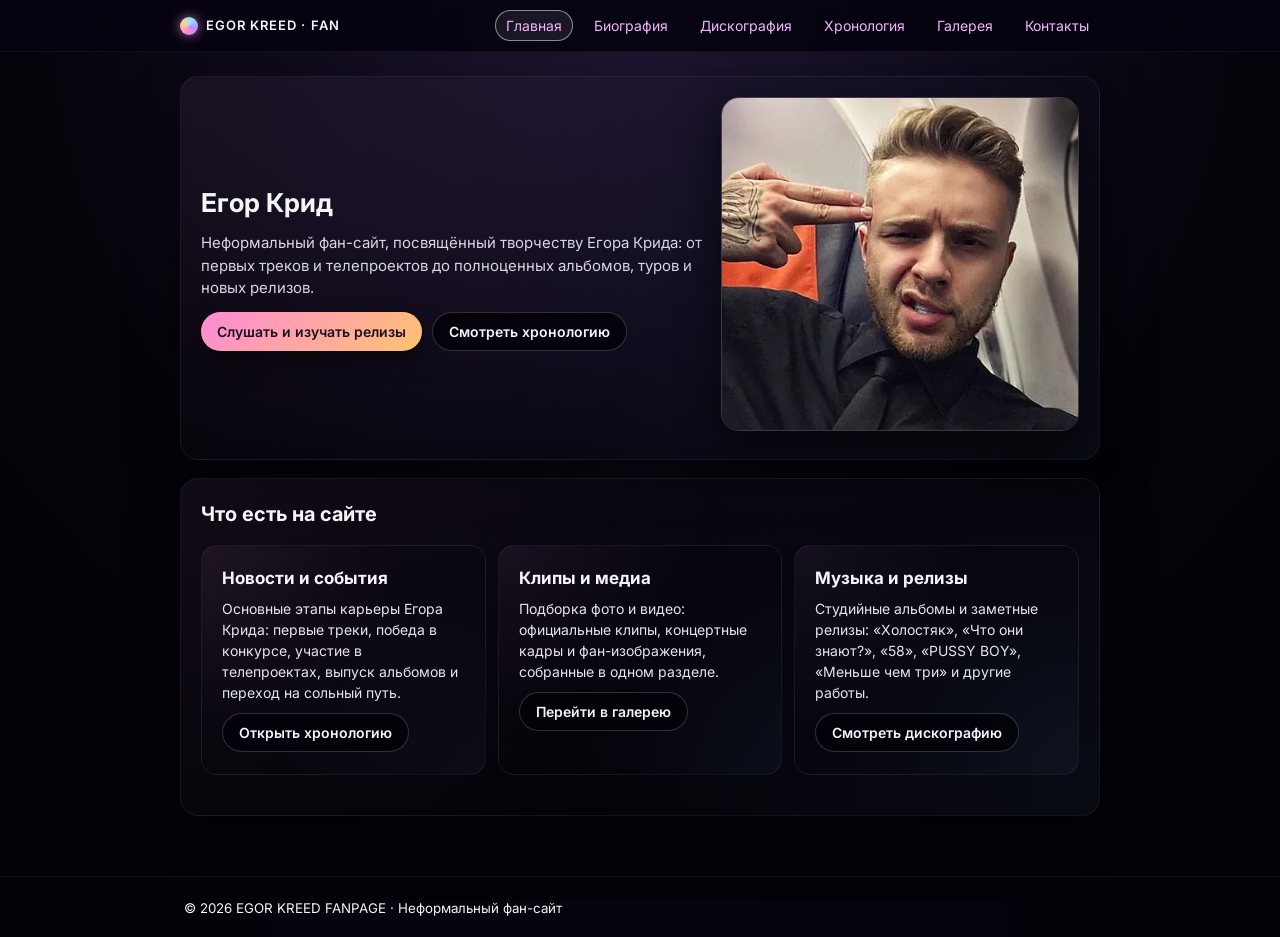
<file: index.html>
<!doctype html>
<html lang="ru">
<head>
  <meta charset="utf-8">
  <meta name="viewport" content="width=device-width, initial-scale=1">
  <title>Егор Крид — фан-страница</title>
  <meta name="description" content="Неформальная фан-страница Егора Крида: биография, дискография, хронология, фото и клипы.">
  <meta name="keywords" content="Егор Крид, Egor Kreed, фан-сайт, фан-страница, биография, дискография, клипы, музыка">
  <meta property="og:title" content="Егор Крид — фан-страница">
  <meta property="og:description" content="Неформальная фан-страница Егора Крида: биография, дискография, хронология, фото и клипы.">
  <meta property="og:type" content="website">
  <meta property="og:image" content="https://eva1q11.github.io/egor-kreed-fanpage2/assets/hero-main.png">
  <meta property="og:url" content="https://eva1q11.github.io/egor-kreed-fanpage2/index.html">
  <link rel="preconnect" href="https://fonts.googleapis.com">
  <link rel="preconnect" href="https://fonts.gstatic.com" crossorigin>
  <link href="https://fonts.googleapis.com/css2?family=Inter:wght@400;600;700&display=swap" rel="stylesheet">
  <link rel="stylesheet" href="style.css">
</head>
<body>
<nav class="site">
  <div class="nav-inner">
    <div class="brand"><span class="logo"></span> <span>EGOR KREED · FAN</span></div>
    <div class="menu">
      <a href="index.html">Главная</a>
      <a href="bio.html">Биография</a>
      <a href="discography.html">Дискография</a>
      <a href="timeline.html">Хронология</a>
      <a href="gallery.html">Галерея</a>
      <a href="contacts.html">Контакты</a>
    </div>
  </div>
</nav>
<main class="container">

<section class="hero card">
  <div class="hero-grid">
    <div class="hero-text">
      <h1>Егор Крид</h1>
      <p class="lead">
        Неформальный фан-сайт, посвящённый творчеству Егора Крида: от первых треков и телепроектов
        до полноценных альбомов, туров и новых релизов.
      </p>
      <div class="hero-actions">
        <a class="button" href="discography.html">Слушать и изучать релизы</a>
        <a class="button ghost" href="timeline.html">Смотреть хронологию</a>
      </div>
    </div>
    <div class="hero-media">
      <img src="assets/hero-main.png" alt="Егор Крид — фан-арт" class="hero-photo">
    </div>
  </div>
</section>

<section class="card">
  <h2>Что есть на сайте</h2>
  <div class="grid cards" style="margin-top:16px">
    <div class="card subtle">
      <h3>Новости и события</h3>
      <p>Основные этапы карьеры Егора Крида: первые треки, победа в конкурсе, участие в телепроектах, выпуск альбомов и переход на сольный путь.</p>
      <a href="timeline.html" class="button ghost">Открыть хронологию</a>
    </div>
    <div class="card subtle">
      <h3>Клипы и медиа</h3>
      <p>Подборка фото и видео: официальные клипы, концертные кадры и фан-изображения, собранные в одном разделе.</p>
      <a href="gallery.html" class="button ghost">Перейти в галерею</a>
    </div>
    <div class="card subtle">
      <h3>Музыка и релизы</h3>
      <p>Студийные альбомы и заметные релизы: «Холостяк», «Что они знают?», «58», «PUSSY BOY», «Меньше чем три» и другие работы.</p>
      <a href="discography.html" class="button ghost">Смотреть дискографию</a>
    </div>
  </div>
</section>

</main>
<footer>
  <div class="container" style="padding:18px 24px;">
    <small>© <span id="year"></span> EGOR KREED FANPAGE · Неформальный фан-сайт</small>
  </div>
</footer>
<!-- Yandex.Metrika counter -->
<script type="text/javascript">
    (function(m,e,t,r,i,k,a){
        m[i]=m[i]||function(){(m[i].a=m[i].a||[]).push(arguments)};
        m[i].l=1*new Date();
        for (var j = 0; j < document.scripts.length; j++) {if (document.scripts[j].src === r) { return; }}
        k=e.createElement(t),a=e.getElementsByTagName(t)[0],k.async=1,k.src=r,a.parentNode.insertBefore(k,a);
    })(window, document,'script','https://mc.yandex.ru/metrika/tag.js?id=105469355', 'ym');

    ym(105469355, 'init', {ssr:true, webvisor:true, clickmap:true, ecommerce:"dataLayer", accurateTrackBounce:true, trackLinks:true});
</script>
<noscript><div><img src="https://mc.yandex.ru/watch/105469355" style="position:absolute; left:-9999px;" alt="" /></div></noscript>
<!-- /Yandex.Metrika counter -->
<script src="script.js"></script>
</body>
</html>
</file>
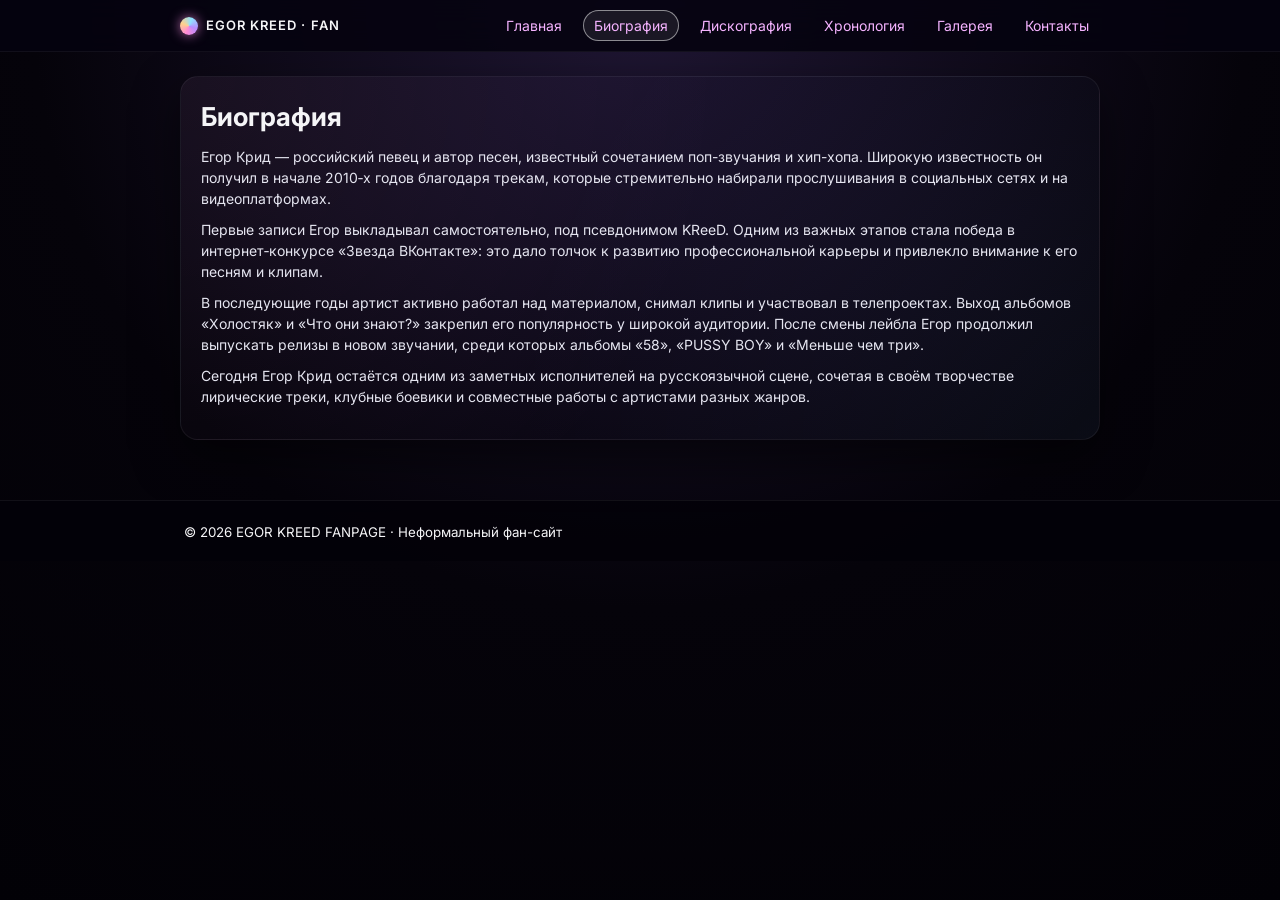
<file: bio.html>
<!doctype html>
<html lang="ru">
<head>
  <meta charset="utf-8">
  <meta name="viewport" content="width=device-width, initial-scale=1">
  <title>Биография — Егор Крид</title>
  <meta name="description" content="Биография Егора Крида: ранние годы, первые треки, контракт и развитие сольной карьеры.">
  <meta name="keywords" content="Егор Крид, Egor Kreed, фан-сайт, фан-страница, биография, дискография, клипы, музыка">
  <meta property="og:title" content="Биография — Егор Крид">
  <meta property="og:description" content="Биография Егора Крида: ранние годы, первые треки, контракт и развитие сольной карьеры.">
  <meta property="og:type" content="website">
  <meta property="og:image" content="https://eva1q11.github.io/egor-kreed-fanpage2/assets/hero-main.png">
  <meta property="og:url" content="https://eva1q11.github.io/egor-kreed-fanpage2/bio.html">
  <link rel="preconnect" href="https://fonts.googleapis.com">
  <link rel="preconnect" href="https://fonts.gstatic.com" crossorigin>
  <link href="https://fonts.googleapis.com/css2?family=Inter:wght@400;600;700&display=swap" rel="stylesheet">
  <link rel="stylesheet" href="style.css">
</head>
<body>
<nav class="site">
  <div class="nav-inner">
    <div class="brand"><span class="logo"></span> <span>EGOR KREED · FAN</span></div>
    <div class="menu">
      <a href="index.html">Главная</a>
      <a href="bio.html">Биография</a>
      <a href="discography.html">Дискография</a>
      <a href="timeline.html">Хронология</a>
      <a href="gallery.html">Галерея</a>
      <a href="contacts.html">Контакты</a>
    </div>
  </div>
</nav>
<main class="container">

<section class="card">
  <h1>Биография</h1>
  <p>
    Егор Крид — российский певец и автор песен, известный сочетанием поп-звучания и хип-хопа.
    Широкую известность он получил в начале 2010‑х годов благодаря трекам, которые стремительно
    набирали прослушивания в социальных сетях и на видеоплатформах.
  </p>
  <p>
    Первые записи Егор выкладывал самостоятельно, под псевдонимом KReeD. Одним из важных этапов стала победа
    в интернет‑конкурсе «Звезда ВКонтакте»: это дало толчок к развитию профессиональной карьеры и привлекло внимание
    к его песням и клипам.
  </p>
  <p>
    В последующие годы артист активно работал над материалом, снимал клипы и участвовал в телепроектах.
    Выход альбомов «Холостяк» и «Что они знают?» закрепил его популярность у широкой аудитории. После смены лейбла
    Егор продолжил выпускать релизы в новом звучании, среди которых альбомы «58», «PUSSY BOY» и «Меньше чем три».
  </p>
  <p>
    Сегодня Егор Крид остаётся одним из заметных исполнителей на русскоязычной сцене, сочетая в своём творчестве
    лирические треки, клубные боевики и совместные работы с артистами разных жанров.
  </p>
</section>

</main>
<footer>
  <div class="container" style="padding:18px 24px;">
    <small>© <span id="year"></span> EGOR KREED FANPAGE · Неформальный фан-сайт</small>
  </div>
</footer>
<!-- Yandex.Metrika counter -->
<script type="text/javascript">
    (function(m,e,t,r,i,k,a){
        m[i]=m[i]||function(){(m[i].a=m[i].a||[]).push(arguments)};
        m[i].l=1*new Date();
        for (var j = 0; j < document.scripts.length; j++) {if (document.scripts[j].src === r) { return; }}
        k=e.createElement(t),a=e.getElementsByTagName(t)[0],k.async=1,k.src=r,a.parentNode.insertBefore(k,a);
    })(window, document,'script','https://mc.yandex.ru/metrika/tag.js?id=105469355', 'ym');

    ym(105469355, 'init', {ssr:true, webvisor:true, clickmap:true, ecommerce:"dataLayer", accurateTrackBounce:true, trackLinks:true});
</script>
<noscript><div><img src="https://mc.yandex.ru/watch/105469355" style="position:absolute; left:-9999px;" alt="" /></div></noscript>
<!-- /Yandex.Metrika counter -->
<script src="script.js"></script>
</body>
</html>
</file>
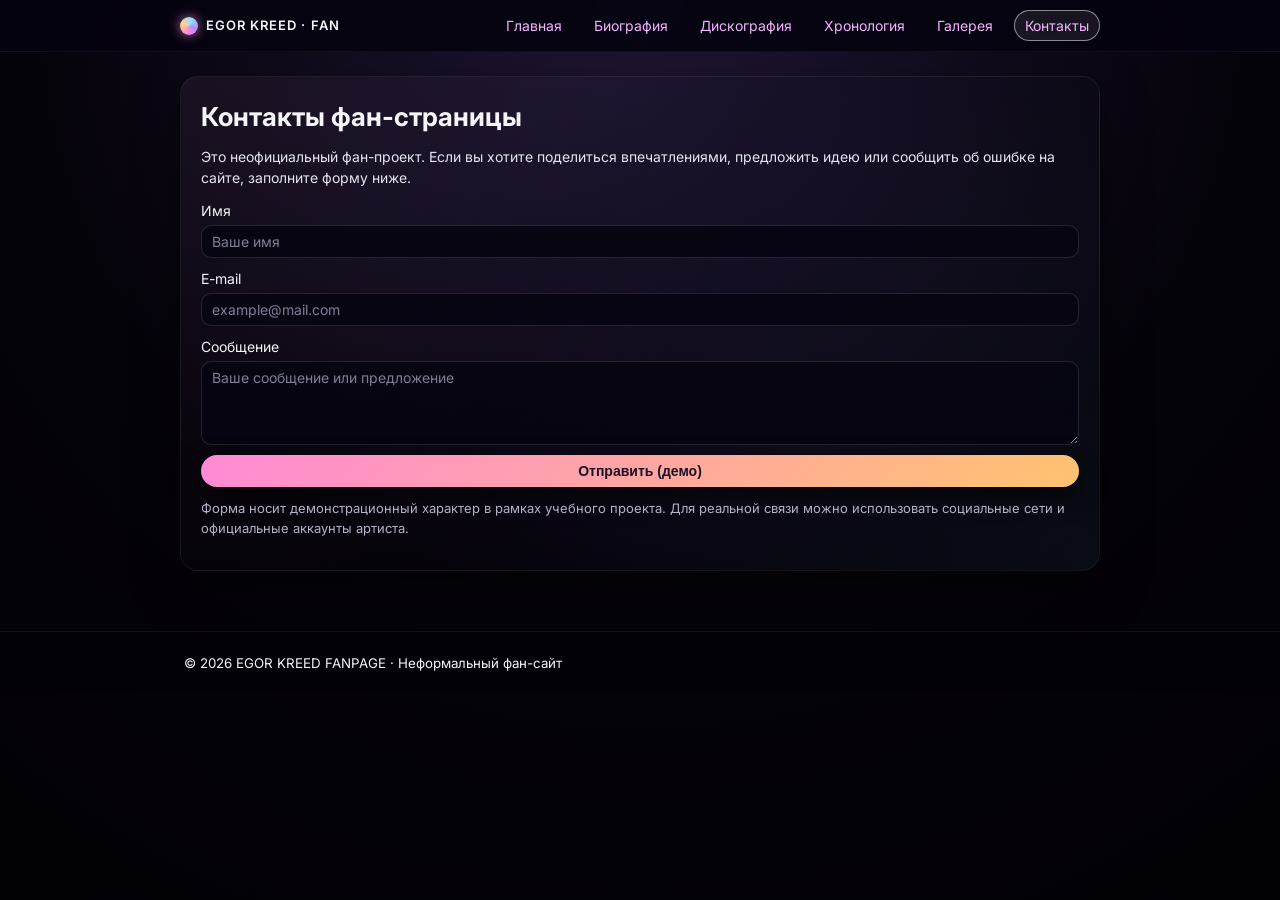
<file: contacts.html>
<!doctype html>
<html lang="ru">
<head>
  <meta charset="utf-8">
  <meta name="viewport" content="width=device-width, initial-scale=1">
  <title>Контакты — Егор Крид фан-страница</title>
  <meta name="description" content="Контакты фан-страницы Егора Крида: форма обратной связи для предложений и вопросов.">
  <meta name="keywords" content="Егор Крид, Egor Kreed, фан-сайт, фан-страница, биография, дискография, клипы, музыка">
  <meta property="og:title" content="Контакты — Егор Крид фан-страница">
  <meta property="og:description" content="Контакты фан-страницы Егора Крида: форма обратной связи для предложений и вопросов.">
  <meta property="og:type" content="website">
  <meta property="og:image" content="https://eva1q11.github.io/egor-kreed-fanpage2/assets/hero-main.png">
  <meta property="og:url" content="https://eva1q11.github.io/egor-kreed-fanpage2/contacts.html">
  <link rel="preconnect" href="https://fonts.googleapis.com">
  <link rel="preconnect" href="https://fonts.gstatic.com" crossorigin>
  <link href="https://fonts.googleapis.com/css2?family=Inter:wght@400;600;700&display=swap" rel="stylesheet">
  <link rel="stylesheet" href="style.css">
</head>
<body>
<nav class="site">
  <div class="nav-inner">
    <div class="brand"><span class="logo"></span> <span>EGOR KREED · FAN</span></div>
    <div class="menu">
      <a href="index.html">Главная</a>
      <a href="bio.html">Биография</a>
      <a href="discography.html">Дискография</a>
      <a href="timeline.html">Хронология</a>
      <a href="gallery.html">Галерея</a>
      <a href="contacts.html">Контакты</a>
    </div>
  </div>
</nav>
<main class="container">

<section class="card">
  <h1>Контакты фан-страницы</h1>
  <p>
    Это неофициальный фан-проект. Если вы хотите поделиться впечатлениями, предложить идею
    или сообщить об ошибке на сайте, заполните форму ниже.
  </p>

  <form class="contact-form">
    <label>
      Имя
      <input type="text" name="name" placeholder="Ваше имя">
    </label>
    <label>
      E-mail
      <input type="email" name="email" placeholder="example@mail.com">
    </label>
    <label>
      Сообщение
      <textarea name="message" rows="4" placeholder="Ваше сообщение или предложение"></textarea>
    </label>
    <button type="submit" class="button">Отправить (демо)</button>
  </form>

  <p class="muted" style="margin-top:12px;">
    Форма носит демонстрационный характер в рамках учебного проекта. Для реальной связи можно
    использовать социальные сети и официальные аккаунты артиста.
  </p>
</section>

</main>
<footer>
  <div class="container" style="padding:18px 24px;">
    <small>© <span id="year"></span> EGOR KREED FANPAGE · Неформальный фан-сайт</small>
  </div>
</footer>
<!-- Yandex.Metrika counter -->
<script type="text/javascript">
    (function(m,e,t,r,i,k,a){
        m[i]=m[i]||function(){(m[i].a=m[i].a||[]).push(arguments)};
        m[i].l=1*new Date();
        for (var j = 0; j < document.scripts.length; j++) {if (document.scripts[j].src === r) { return; }}
        k=e.createElement(t),a=e.getElementsByTagName(t)[0],k.async=1,k.src=r,a.parentNode.insertBefore(k,a);
    })(window, document,'script','https://mc.yandex.ru/metrika/tag.js?id=105469355', 'ym');

    ym(105469355, 'init', {ssr:true, webvisor:true, clickmap:true, ecommerce:"dataLayer", accurateTrackBounce:true, trackLinks:true});
</script>
<noscript><div><img src="https://mc.yandex.ru/watch/105469355" style="position:absolute; left:-9999px;" alt="" /></div></noscript>
<!-- /Yandex.Metrika counter -->
<script src="script.js"></script>
</body>
</html>
</file>
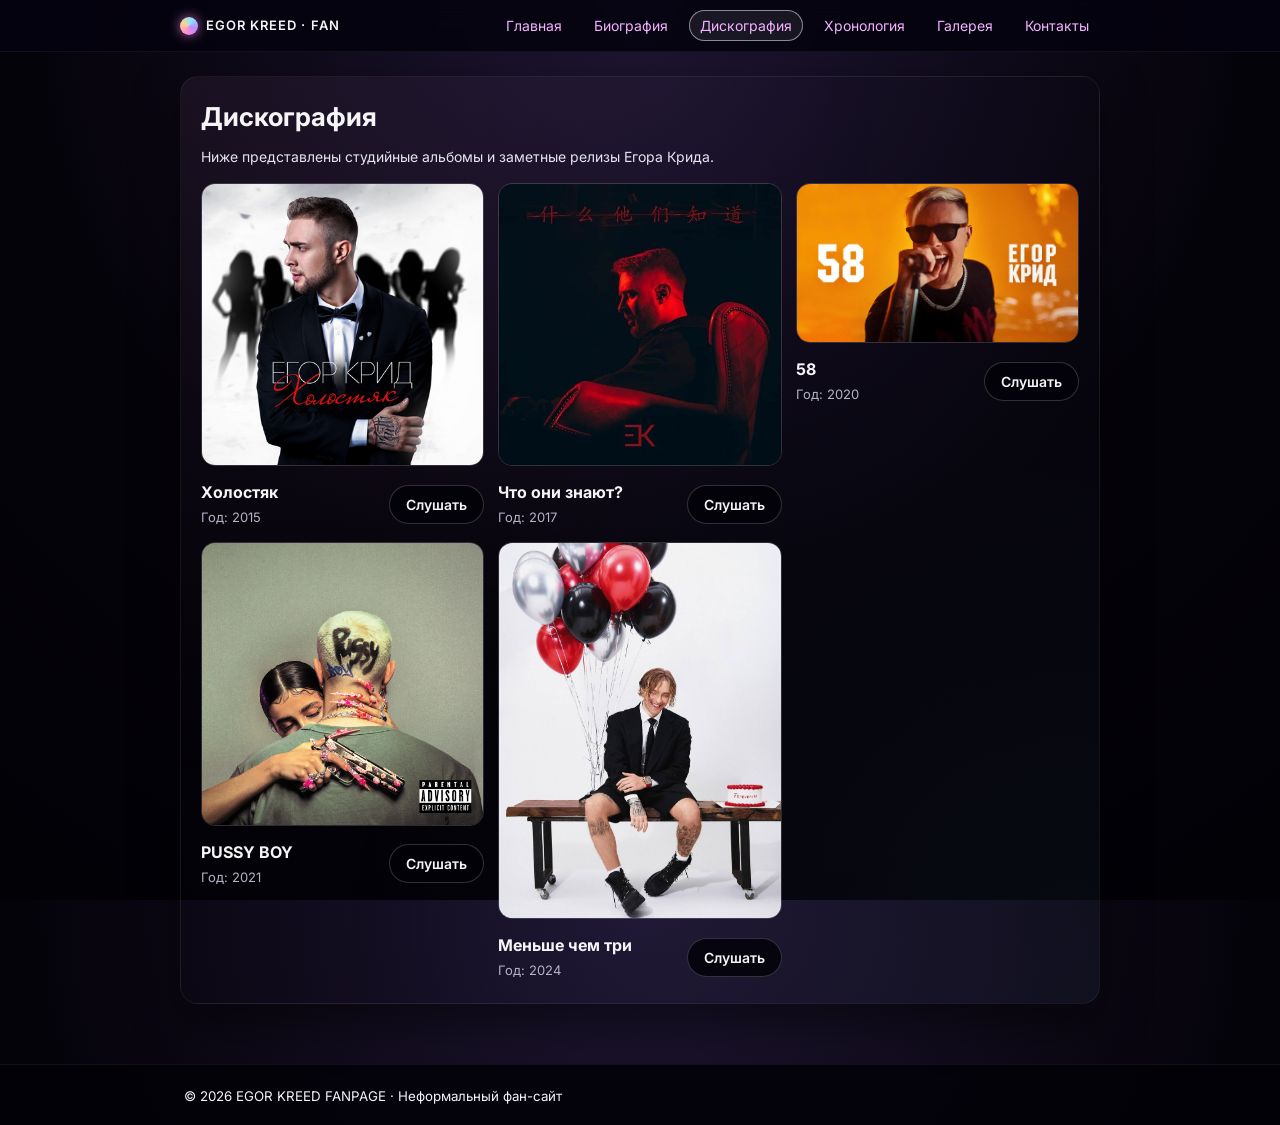
<file: discography.html>
<!doctype html>
<html lang="ru">
<head>
  <meta charset="utf-8">
  <meta name="viewport" content="width=device-width, initial-scale=1">
  <title>Дискография — Егор Крид</title>
  <meta name="description" content="Дискография Егора Крида: студийные альбомы и заметные релизы.">
  <meta name="keywords" content="Егор Крид, Egor Kreed, фан-сайт, фан-страница, биография, дискография, клипы, музыка">
  <meta property="og:title" content="Дискография — Егор Крид">
  <meta property="og:description" content="Дискография Егора Крида: студийные альбомы и заметные релизы.">
  <meta property="og:type" content="website">
  <meta property="og:image" content="https://eva1q11.github.io/egor-kreed-fanpage2/assets/hero-main.png">
  <meta property="og:url" content="https://eva1q11.github.io/egor-kreed-fanpage2/discography.html">
  <link rel="preconnect" href="https://fonts.googleapis.com">
  <link rel="preconnect" href="https://fonts.gstatic.com" crossorigin>
  <link href="https://fonts.googleapis.com/css2?family=Inter:wght@400;600;700&display=swap" rel="stylesheet">
  <link rel="stylesheet" href="style.css">
</head>
<body>
<nav class="site">
  <div class="nav-inner">
    <div class="brand"><span class="logo"></span> <span>EGOR KREED · FAN</span></div>
    <div class="menu">
      <a href="index.html">Главная</a>
      <a href="bio.html">Биография</a>
      <a href="discography.html">Дискография</a>
      <a href="timeline.html">Хронология</a>
      <a href="gallery.html">Галерея</a>
      <a href="contacts.html">Контакты</a>
    </div>
  </div>
</nav>
<main class="container">

<section class="card">
  <h1>Дискография</h1>
  <p>Ниже представлены студийные альбомы и заметные релизы Егора Крида.</p>

  <div class="albums" style="margin-top:16px">

    <div class="album">
      <img src="assets/cover-album-1.jpg" alt="Егор Крид — Холостяк">
      <div class="meta">
        <div>
          <strong>Холостяк</strong><br><small class="muted">Год: 2015</small>
        </div>
        <a class="button ghost" href="https://music.yandex.ru/album/2586516" target="_blank" rel="noreferrer">Слушать</a>
      </div>
    </div>

    <div class="album">
      <img src="assets/cover-album-2.jpg" alt="Егор Крид — Что они знают?">
      <div class="meta">
        <div>
          <strong>Что они знают?</strong><br><small class="muted">Год: 2017</small>
        </div>
        <a class="button ghost" href="https://music.yandex.ru/album/4377271" target="_blank" rel="noreferrer">Слушать</a>
      </div>
    </div>

    <div class="album">
      <img src="assets/cover-58.jpg" alt="Егор Крид — 58">
      <div class="meta">
        <div>
          <strong>58</strong><br><small class="muted">Год: 2020</small>
        </div>
        <a class="button ghost" href="https://music.apple.com/ru/album/58/1500733493" target="_blank" rel="noreferrer">Слушать</a>
      </div>
    </div>

    <div class="album">
      <img src="assets/cover-pussy-boy.jpg" alt="Егор Крид — PUSSY BOY">
      <div class="meta">
        <div>
          <strong>PUSSY BOY</strong><br><small class="muted">Год: 2021</small>
        </div>
        <a class="button ghost" href="https://music.apple.com/ru/album/pussy-boy/1572988142" target="_blank" rel="noreferrer">Слушать</a>
      </div>
    </div>

    <div class="album">
      <img src="assets/cover-forever30.jpg" alt="Егор Крид — Меньше чем три">
      <div class="meta">
        <div>
          <strong>Меньше чем три</strong><br><small class="muted">Год: 2024</small>
        </div>
        <a class="button ghost" href="https://music.apple.com/ru/album/%D0%BC%D0%B5%D0%BD%D1%8C%D1%88%D0%B5-%D1%87%D0%B5%D0%BC-%D1%82%D1%80%D0%B8/1780544338" target="_blank" rel="noreferrer">Слушать</a>
      </div>
    </div>

  </div>
</section>

</main>
<footer>
  <div class="container" style="padding:18px 24px;">
    <small>© <span id="year"></span> EGOR KREED FANPAGE · Неформальный фан-сайт</small>
  </div>
</footer>
<!-- Yandex.Metrika counter -->
<script type="text/javascript">
    (function(m,e,t,r,i,k,a){
        m[i]=m[i]||function(){(m[i].a=m[i].a||[]).push(arguments)};
        m[i].l=1*new Date();
        for (var j = 0; j < document.scripts.length; j++) {if (document.scripts[j].src === r) { return; }}
        k=e.createElement(t),a=e.getElementsByTagName(t)[0],k.async=1,k.src=r,a.parentNode.insertBefore(k,a);
    })(window, document,'script','https://mc.yandex.ru/metrika/tag.js?id=105469355', 'ym');

    ym(105469355, 'init', {ssr:true, webvisor:true, clickmap:true, ecommerce:"dataLayer", accurateTrackBounce:true, trackLinks:true});
</script>
<noscript><div><img src="https://mc.yandex.ru/watch/105469355" style="position:absolute; left:-9999px;" alt="" /></div></noscript>
<!-- /Yandex.Metrika counter -->
<script src="script.js"></script>
</body>
</html>
</file>
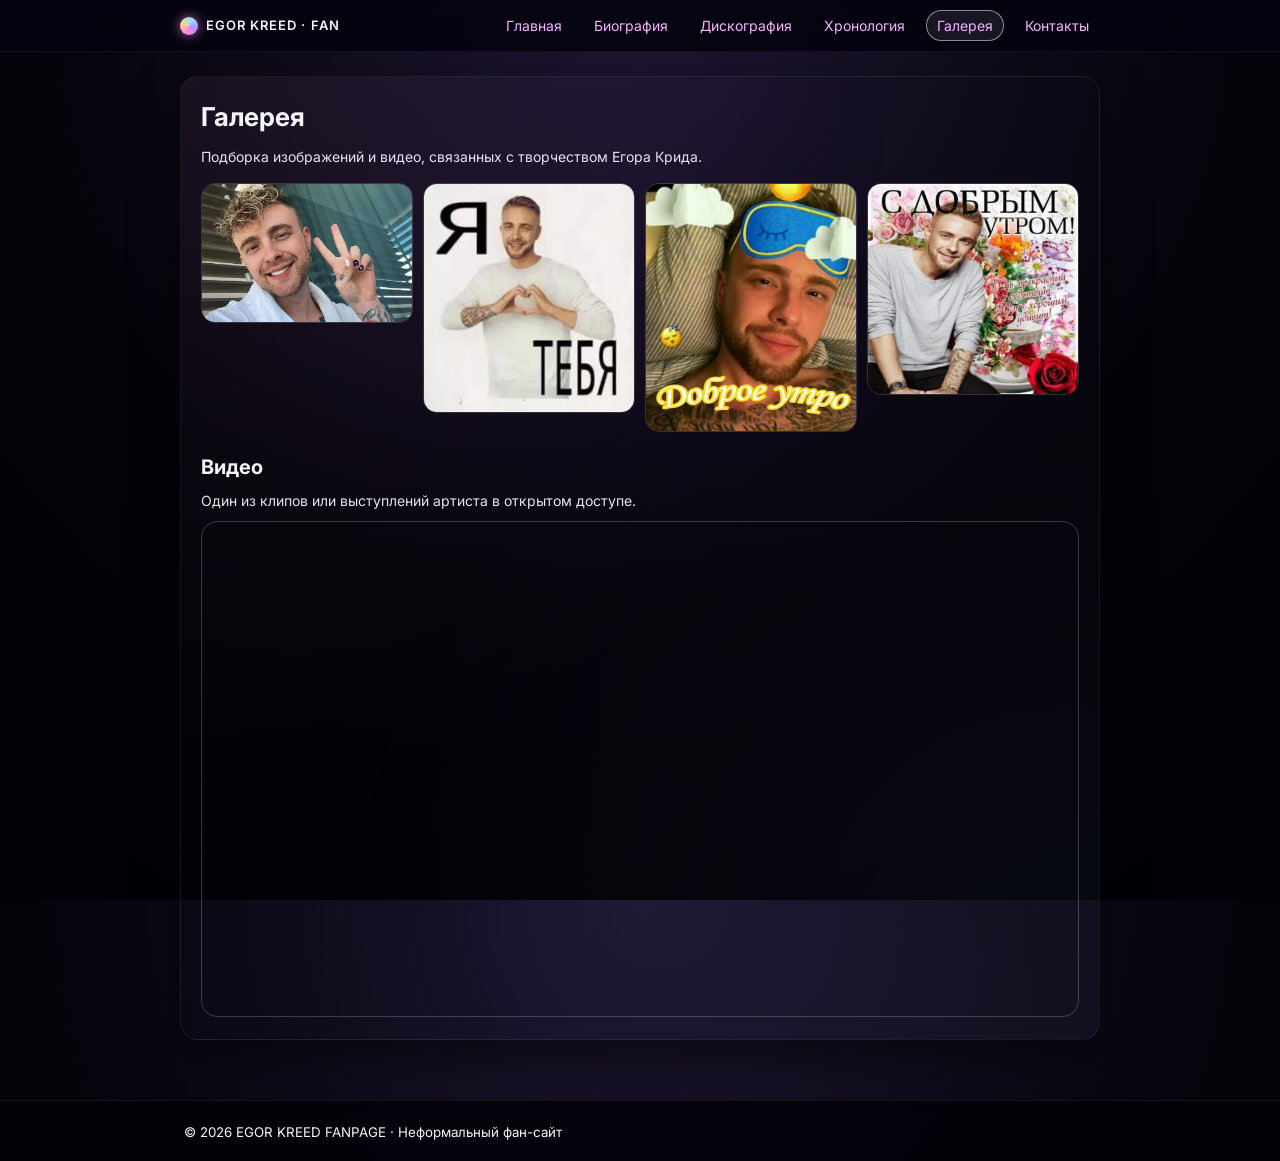
<file: gallery.html>
<!doctype html>
<html lang="ru">
<head>
  <meta charset="utf-8">
  <meta name="viewport" content="width=device-width, initial-scale=1">
  <title>Галерея — Егор Крид</title>
  <meta name="description" content="Фотографии и видео Егора Крида: фан-арт, кадры и клипы.">
  <meta name="keywords" content="Егор Крид, Egor Kreed, фан-сайт, фан-страница, биография, дискография, клипы, музыка">
  <meta property="og:title" content="Галерея — Егор Крид">
  <meta property="og:description" content="Фотографии и видео Егора Крида: фан-арт, кадры и клипы.">
  <meta property="og:type" content="website">
  <meta property="og:image" content="https://eva1q11.github.io/egor-kreed-fanpage2/assets/hero-main.png">
  <meta property="og:url" content="https://eva1q11.github.io/egor-kreed-fanpage2/gallery.html">
  <link rel="preconnect" href="https://fonts.googleapis.com">
  <link rel="preconnect" href="https://fonts.gstatic.com" crossorigin>
  <link href="https://fonts.googleapis.com/css2?family=Inter:wght@400;600;700&display=swap" rel="stylesheet">
  <link rel="stylesheet" href="style.css">
</head>
<body>
<nav class="site">
  <div class="nav-inner">
    <div class="brand"><span class="logo"></span> <span>EGOR KREED · FAN</span></div>
    <div class="menu">
      <a href="index.html">Главная</a>
      <a href="bio.html">Биография</a>
      <a href="discography.html">Дискография</a>
      <a href="timeline.html">Хронология</a>
      <a href="gallery.html">Галерея</a>
      <a href="contacts.html">Контакты</a>
    </div>
  </div>
</nav>
<main class="container">

<section class="card">
  <h1>Галерея</h1>
  <p>Подборка изображений и видео, связанных с творчеством Егора Крида.</p>

  <div class="gallery-grid" style="margin-top:16px">
    <img src="assets/gallery-1.png" alt="Егор Крид — фан-арт 1">
    <img src="assets/gallery-2.png" alt="Егор Крид — фан-арт 2">
    <img src="assets/gallery-3.png" alt="Егор Крид — фан-арт 3">
    <img src="assets/gallery-4.png" alt="Егор Крид — фан-арт 4">
  </div>

  <div class="video-block">
    <h2>Видео</h2>
    <p>Один из клипов или выступлений артиста в открытом доступе.</p>
    <div class="video-wrapper">
      <iframe src="https://rutube.ru/play/embed/e890c3381a342fd899d61748c14256f5"
              frameborder="0" allow="clipboard-write; autoplay"
              webkitallowfullscreen mozallowfullscreen allowfullscreen>
      </iframe>
    </div>
  </div>
</section>

</main>
<footer>
  <div class="container" style="padding:18px 24px;">
    <small>© <span id="year"></span> EGOR KREED FANPAGE · Неформальный фан-сайт</small>
  </div>
</footer>
<!-- Yandex.Metrika counter -->
<script type="text/javascript">
    (function(m,e,t,r,i,k,a){
        m[i]=m[i]||function(){(m[i].a=m[i].a||[]).push(arguments)};
        m[i].l=1*new Date();
        for (var j = 0; j < document.scripts.length; j++) {if (document.scripts[j].src === r) { return; }}
        k=e.createElement(t),a=e.getElementsByTagName(t)[0],k.async=1,k.src=r,a.parentNode.insertBefore(k,a);
    })(window, document,'script','https://mc.yandex.ru/metrika/tag.js?id=105469355', 'ym');

    ym(105469355, 'init', {ssr:true, webvisor:true, clickmap:true, ecommerce:"dataLayer", accurateTrackBounce:true, trackLinks:true});
</script>
<noscript><div><img src="https://mc.yandex.ru/watch/105469355" style="position:absolute; left:-9999px;" alt="" /></div></noscript>
<!-- /Yandex.Metrika counter -->
<script src="script.js"></script>
</body>
</html>
</file>
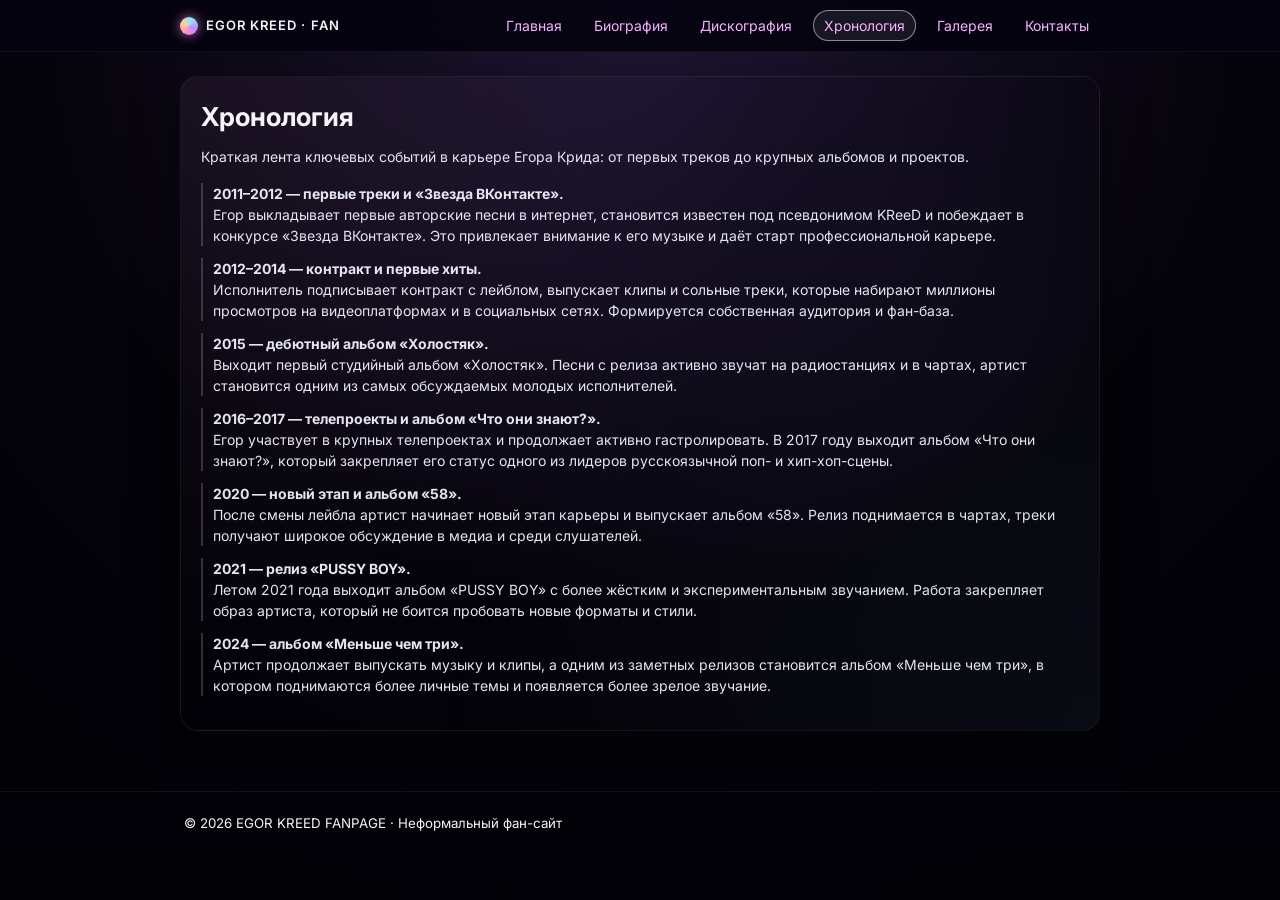
<file: timeline.html>
<!doctype html>
<html lang="ru">
<head>
  <meta charset="utf-8">
  <meta name="viewport" content="width=device-width, initial-scale=1">
  <title>Хронология — Егор Крид</title>
  <meta name="description" content="Ключевые события в карьере Егора Крида по годам: первые треки, альбомы, телепроекты.">
  <meta name="keywords" content="Егор Крид, Egor Kreed, фан-сайт, фан-страница, биография, дискография, клипы, музыка">
  <meta property="og:title" content="Хронология — Егор Крид">
  <meta property="og:description" content="Ключевые события в карьере Егора Крида по годам: первые треки, альбомы, телепроекты.">
  <meta property="og:type" content="website">
  <meta property="og:image" content="https://eva1q11.github.io/egor-kreed-fanpage2/assets/hero-main.png">
  <meta property="og:url" content="https://eva1q11.github.io/egor-kreed-fanpage2/timeline.html">
  <link rel="preconnect" href="https://fonts.googleapis.com">
  <link rel="preconnect" href="https://fonts.gstatic.com" crossorigin>
  <link href="https://fonts.googleapis.com/css2?family=Inter:wght@400;600;700&display=swap" rel="stylesheet">
  <link rel="stylesheet" href="style.css">
</head>
<body>
<nav class="site">
  <div class="nav-inner">
    <div class="brand"><span class="logo"></span> <span>EGOR KREED · FAN</span></div>
    <div class="menu">
      <a href="index.html">Главная</a>
      <a href="bio.html">Биография</a>
      <a href="discography.html">Дискография</a>
      <a href="timeline.html">Хронология</a>
      <a href="gallery.html">Галерея</a>
      <a href="contacts.html">Контакты</a>
    </div>
  </div>
</nav>
<main class="container">

<section class="card">
  <h1>Хронология</h1>
  <p>Краткая лента ключевых событий в карьере Егора Крида: от первых треков до крупных альбомов и проектов.</p>

  <div class="timeline" style="margin-top:16px">
    <p>
      <strong>2011–2012 — первые треки и «Звезда ВКонтакте».</strong><br>
      Егор выкладывает первые авторские песни в интернет, становится известен под псевдонимом KReeD и побеждает
      в конкурсе «Звезда ВКонтакте». Это привлекает внимание к его музыке и даёт старт профессиональной карьере.
    </p>

    <p>
      <strong>2012–2014 — контракт и первые хиты.</strong><br>
      Исполнитель подписывает контракт с лейблом, выпускает клипы и сольные треки, которые набирают миллионы
      просмотров на видеоплатформах и в социальных сетях. Формируется собственная аудитория и фан-база.
    </p>

    <p>
      <strong>2015 — дебютный альбом «Холостяк».</strong><br>
      Выходит первый студийный альбом «Холостяк». Песни с релиза активно звучат на радиостанциях и в чартах,
      артист становится одним из самых обсуждаемых молодых исполнителей.
    </p>

    <p>
      <strong>2016–2017 — телепроекты и альбом «Что они знают?».</strong><br>
      Егор участвует в крупных телепроектах и продолжает активно гастролировать. В 2017 году выходит альбом
      «Что они знают?», который закрепляет его статус одного из лидеров русскоязычной поп- и хип-хоп-сцены.
    </p>

    <p>
      <strong>2020 — новый этап и альбом «58».</strong><br>
      После смены лейбла артист начинает новый этап карьеры и выпускает альбом «58». Релиз поднимается в чартах,
      треки получают широкое обсуждение в медиа и среди слушателей.
    </p>

    <p>
      <strong>2021 — релиз «PUSSY BOY».</strong><br>
      Летом 2021 года выходит альбом «PUSSY BOY» с более жёстким и экспериментальным звучанием. Работа закрепляет
      образ артиста, который не боится пробовать новые форматы и стили.
    </p>

    <p>
      <strong>2024 — альбом «Меньше чем три».</strong><br>
      Артист продолжает выпускать музыку и клипы, а одним из заметных релизов становится альбом «Меньше чем три»,
      в котором поднимаются более личные темы и появляется более зрелое звучание.
    </p>
  </div>
</section>

</main>
<footer>
  <div class="container" style="padding:18px 24px;">
    <small>© <span id="year"></span> EGOR KREED FANPAGE · Неформальный фан-сайт</small>
  </div>
</footer>
<!-- Yandex.Metrika counter -->
<script type="text/javascript">
    (function(m,e,t,r,i,k,a){
        m[i]=m[i]||function(){(m[i].a=m[i].a||[]).push(arguments)};
        m[i].l=1*new Date();
        for (var j = 0; j < document.scripts.length; j++) {if (document.scripts[j].src === r) { return; }}
        k=e.createElement(t),a=e.getElementsByTagName(t)[0],k.async=1,k.src=r,a.parentNode.insertBefore(k,a);
    })(window, document,'script','https://mc.yandex.ru/metrika/tag.js?id=105469355', 'ym');

    ym(105469355, 'init', {ssr:true, webvisor:true, clickmap:true, ecommerce:"dataLayer", accurateTrackBounce:true, trackLinks:true});
</script>
<noscript><div><img src="https://mc.yandex.ru/watch/105469355" style="position:absolute; left:-9999px;" alt="" /></div></noscript>
<!-- /Yandex.Metrika counter -->
<script src="script.js"></script>
</body>
</html>
</file>
<file: style.css>
* { box-sizing: border-box; margin: 0; padding: 0; }
html, body { height: 100%; }
body {
  font-family: 'Inter', system-ui, -apple-system, BlinkMacSystemFont, 'Segoe UI', sans-serif;
  background: radial-gradient(circle at top, #1f1633 0, #05030a 55%, #020106 100%);
  color: #f5f5f7;
  line-height: 1.5;
}

a { color: #f5b3ff; text-decoration: none; }
a:hover { text-decoration: underline; }

.site {
  position: sticky;
  top: 0;
  z-index: 10;
  backdrop-filter: blur(18px);
  background: rgba(5, 3, 15, 0.88);
  border-bottom: 1px solid rgba(255, 255, 255, 0.05);
}

.nav-inner {
  max-width: 960px;
  margin: 0 auto;
  padding: 10px 20px;
  display: flex;
  align-items: center;
  justify-content: space-between;
}

.brand {
  display: flex;
  align-items: center;
  gap: 8px;
  font-weight: 600;
  letter-spacing: 0.08em;
  font-size: 13px;
  text-transform: uppercase;
}

.logo {
  width: 18px;
  height: 18px;
  border-radius: 50%;
  background: conic-gradient(from 200deg, #ff8ad6, #ffd28c, #8fe3ff, #b98cff, #ff8ad6);
  box-shadow: 0 0 12px rgba(255, 151, 235, 0.7);
}

.menu {
  display: flex;
  flex-wrap: wrap;
  gap: 10px;
  font-size: 14px;
}

.menu a {
  padding: 4px 10px;
  border-radius: 999px;
  border: 1px solid transparent;
  transition: background 0.2s ease, border-color 0.2s ease;
}

.menu a:hover {
  border-color: rgba(255, 255, 255, 0.16);
  background: rgba(255, 255, 255, 0.04);
}

.menu a.active {
  border-color: rgba(255,255,255,0.5);
  background: rgba(255,255,255,0.08);
}

.container {
  max-width: 960px;
  margin: 0 auto;
  padding: 24px 20px 32px;
}

.card {
  background: radial-gradient(circle at top left, rgba(255, 175, 252, 0.06), transparent 55%),
              radial-gradient(circle at bottom right, rgba(126, 197, 255, 0.05), transparent 60%);
  border-radius: 18px;
  border: 1px solid rgba(255, 255, 255, 0.06);
  padding: 20px 20px 22px;
  box-shadow: 0 18px 45px rgba(0, 0, 0, 0.5);
  margin-bottom: 18px;
}

.card.subtle {
  box-shadow: none;
  border-radius: 16px;
}

h1 {
  font-size: 26px;
  margin-bottom: 10px;
}

h2 {
  font-size: 20px;
  margin-bottom: 8px;
}

h3 {
  font-size: 17px;
  margin-bottom: 6px;
}

.lead {
  margin-top: 6px;
  font-size: 15px;
  color: #d7d7e0;
}

p {
  font-size: 14px;
  margin-bottom: 10px;
  color: #e5e5f0;
}

.muted {
  color: #b3b3c5;
  font-size: 13px;
}

.hero {
  margin-bottom: 18px;
}

.hero-grid {
  display: grid;
  grid-template-columns: minmax(0, 1.4fr) minmax(0, 1fr);
  gap: 18px;
  align-items: center;
}

.hero-photo {
  width: 100%;
  border-radius: 18px;
  border: 1px solid rgba(255, 255, 255, 0.18);
  box-shadow: 0 16px 40px rgba(0, 0, 0, 0.7);
  object-fit: cover;
}

.hero-actions {
  margin-top: 12px;
  display: flex;
  flex-wrap: wrap;
  gap: 10px;
}

.button {
  display: inline-flex;
  align-items: center;
  justify-content: center;
  padding: 8px 16px;
  border-radius: 999px;
  border: none;
  background: linear-gradient(135deg, #ff8ad6, #ffc36f);
  color: #1c1028;
  font-weight: 600;
  font-size: 14px;
  cursor: pointer;
  text-decoration: none;
  box-shadow: 0 10px 25px rgba(0, 0, 0, 0.55);
}

.button.ghost {
  background: rgba(3, 2, 9, 0.85);
  color: #f5f5f7;
  border: 1px solid rgba(255, 255, 255, 0.18);
  box-shadow: none;
}

.button:hover {
  filter: brightness(1.05);
}

.grid.cards {
  display: grid;
  grid-template-columns: repeat(auto-fit, minmax(230px, 1fr));
  gap: 12px;
}

.albums {
  display: grid;
  grid-template-columns: repeat(auto-fit, minmax(230px, 1fr));
  gap: 14px;
}

.album img {
  width: 100%;
  border-radius: 14px;
  margin-bottom: 8px;
  object-fit: cover;
  border: 1px solid rgba(255, 255, 255, 0.16);
}

.album .meta {
  display: flex;
  align-items: center;
  justify-content: space-between;
  gap: 8px;
}

.gallery-grid {
  display: grid;
  grid-template-columns: repeat(auto-fit, minmax(180px, 1fr));
  gap: 10px;
}

.gallery-grid img {
  width: 100%;
  border-radius: 14px;
  border: 1px solid rgba(255, 255, 255, 0.16);
  object-fit: cover;
}

.video-block {
  margin-top: 20px;
}

.video-wrapper {
  position: relative;
  padding-bottom: 56.25%;
  height: 0;
  overflow: hidden;
  border-radius: 16px;
  border: 1px solid rgba(255, 255, 255, 0.2);
  margin-top: 10px;
}

.video-wrapper iframe {
  position: absolute;
  top: 0; left: 0;
  width: 100%;
  height: 100%;
}

.timeline p {
  border-left: 2px solid rgba(255, 255, 255, 0.18);
  padding-left: 10px;
  margin-bottom: 12px;
}

.contact-form {
  display: grid;
  gap: 10px;
  margin-top: 12px;
}

.contact-form label {
  display: grid;
  gap: 4px;
  font-size: 14px;
}

.contact-form input,
.contact-form textarea {
  background: rgba(7, 5, 18, 0.9);
  border-radius: 10px;
  border: 1px solid rgba(255, 255, 255, 0.12);
  padding: 7px 10px;
  color: #f5f5f7;
  font-family: inherit;
  font-size: 14px;
}

.contact-form input::placeholder,
.contact-form textarea::placeholder {
  color: #7f7f95;
}

footer {
  border-top: 1px solid rgba(255, 255, 255, 0.06);
  background: rgba(3, 2, 8, 0.9);
  margin-top: 10px;
}

@media (max-width: 720px) {
  .hero-grid {
    grid-template-columns: 1fr;
  }
  .nav-inner {
    flex-direction: column;
    align-items: flex-start;
    gap: 6px;
  }
  .menu {
    font-size: 13px;
  }
}
</file>
